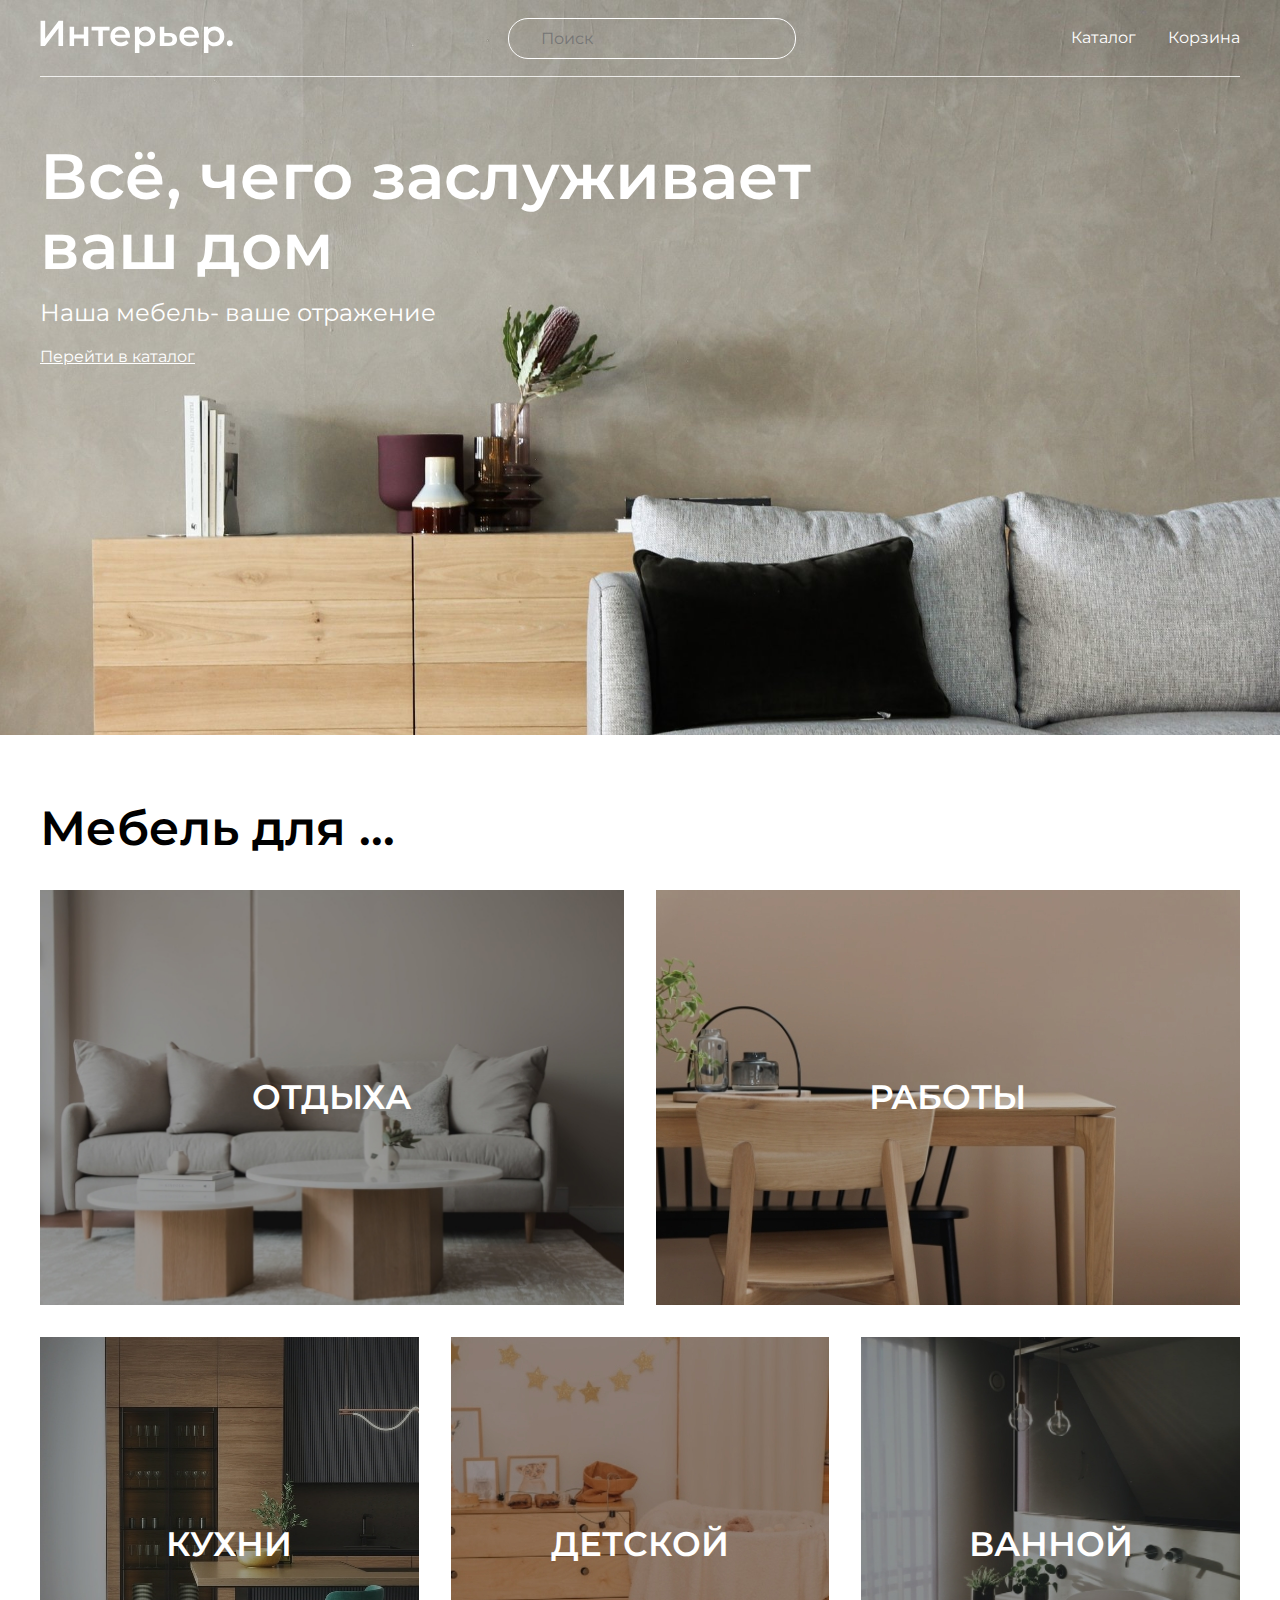
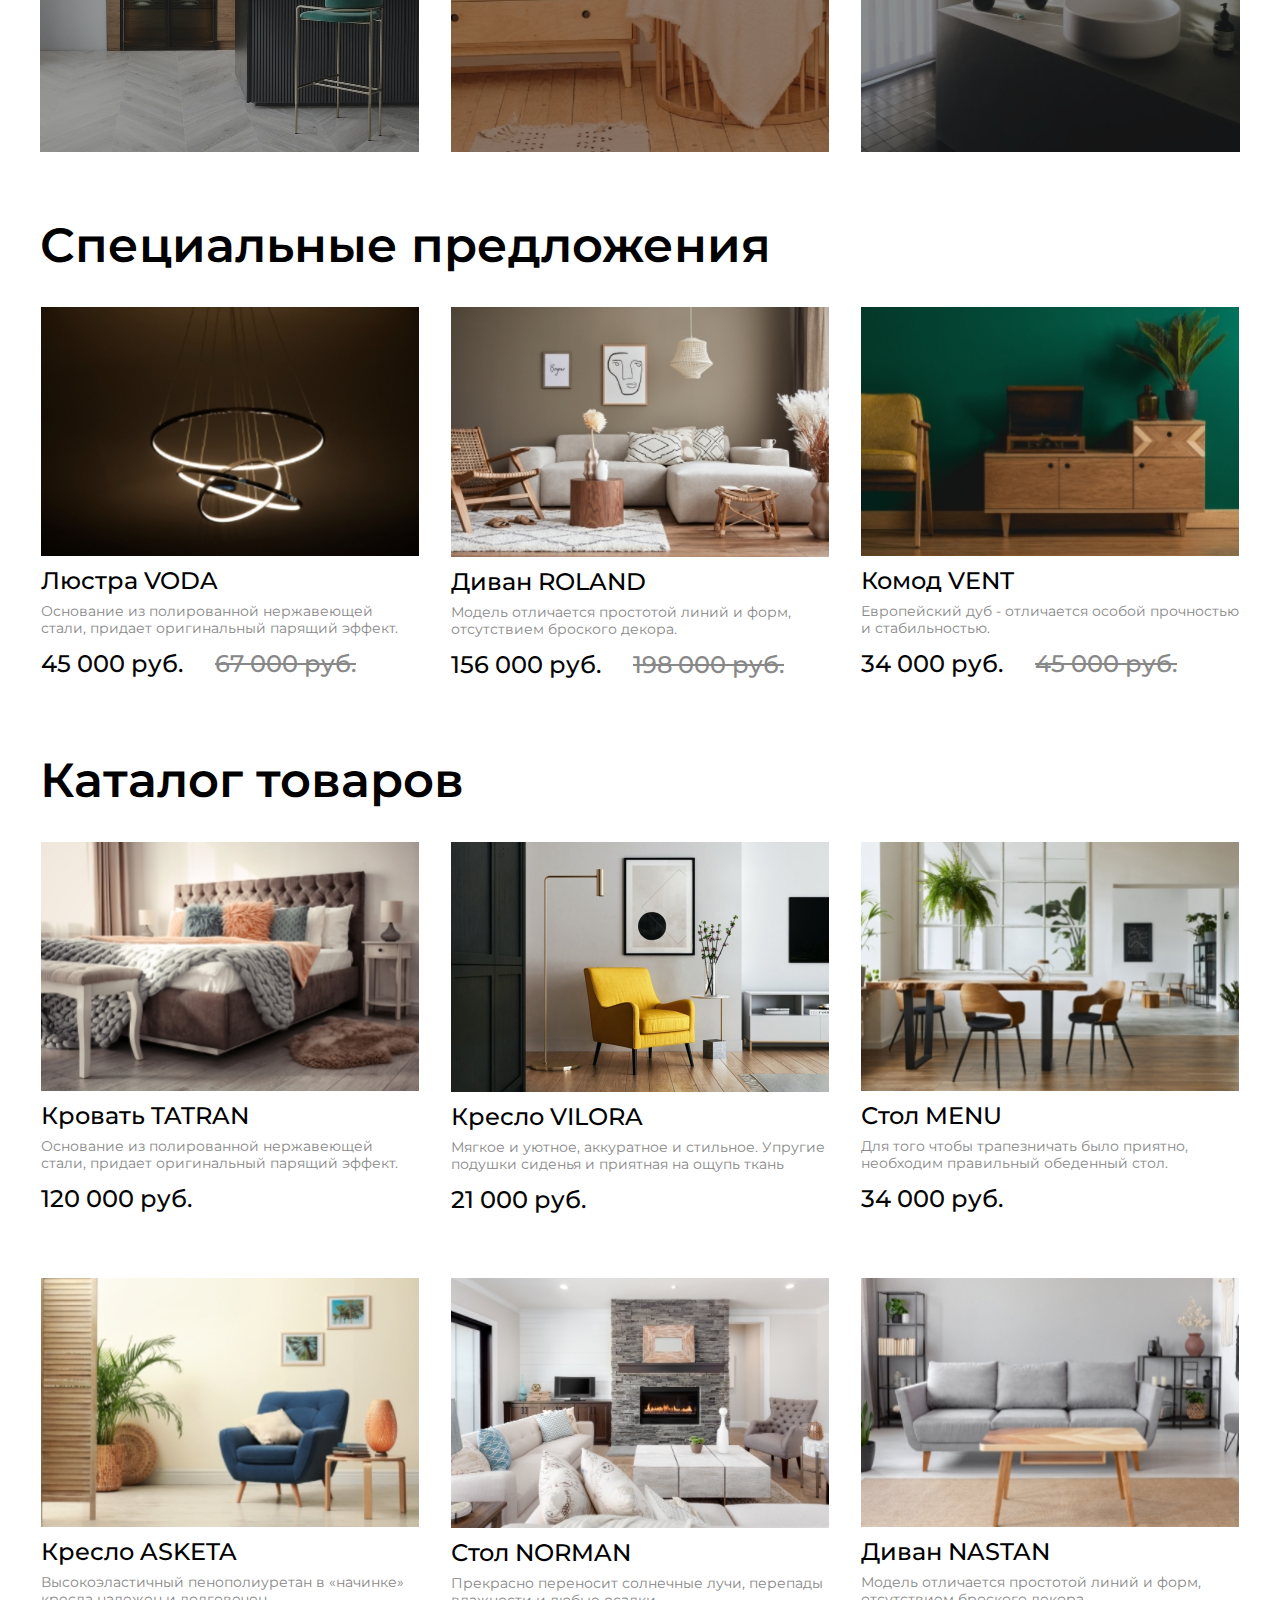
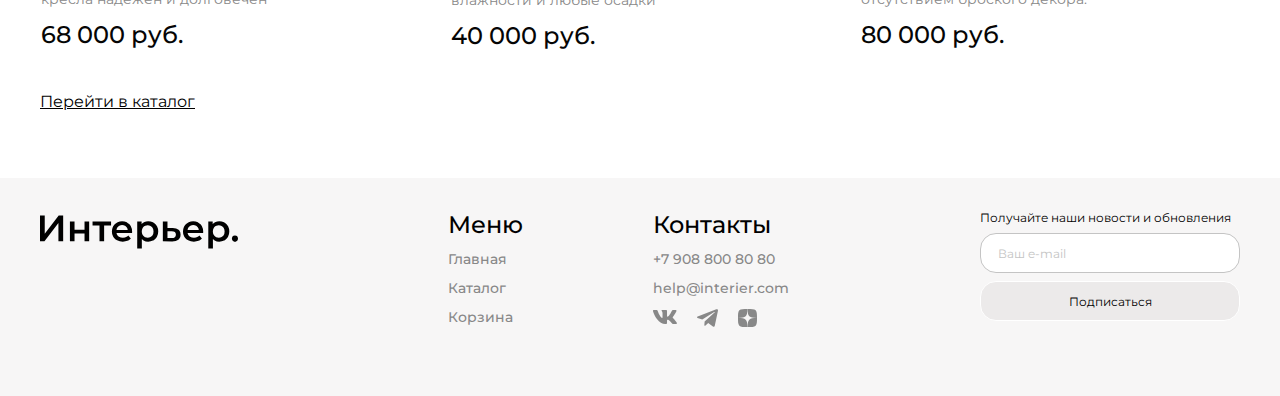
<file: index.html>
<!DOCTYPE html>
<html lang="ru">

<head>
    <meta charset="UTF-8">
   <meta name="viewport" content="width=device-width, initial-scale=1.0">
     <title>Document</title>
    <link rel="preconnect" href="https://fonts.googleapis.com">
    <link rel="preconnect" href="https://fonts.gstatic.com" crossorigin>
    <link href="https://fonts.googleapis.com/css2?family=Montserrat:wght@400;500;600&display=swap" rel="stylesheet">
    <link rel="stylesheet" href="style.css">

</head>

<body>
    <section class="top center">
        <header class="header">
            <a href="./index.html"><img class="header__logo" src="./image/logo.svg" alt="логотип"></a>
            <input placeholder="Поиск" class="header__input" type="text">
            <nav class="header__menu">
                <a class="header__link" href="./catalog.html">Каталог</a>
                <a class="header__link" href="./basket.html">Корзина</a>
            </nav>
            <nav class="header__mobile_menu">
                <a href="#"><img class="header__mobile_link" src="./image/mobile/search.svg" alt="Поиск"></a>
                <a href="./catalog.html"><img class="header__mobile_link" src="./image/mobile/catalog.svg" alt="Каталог"></a>
                <a href="./basket.html"><img class="header__mobile_link" src="./image/mobile/basket.svg" alt="Корзина"></a>
            </nav>
        </header>
        <section class="main">
            <h1 class="main__title">Всё, чего заслуживает ваш дом</h1>
            <p class="main__slogan">Наша мебель- ваше отражение</p>
            <a class="main__catalink" href="./catalog.html">Перейти в каталог</a>
        </section>
    </section>
    <div class="catalog center">
        <div class="for-box">
            <h2 class="catalog__title">Мебель для ...</h2>
            <div class="for">
                <div class="for__item for__item_1 for__item_big">ОТДЫХА</div>
                <div class="for__item for__item_2 for__item_big">РАБОТЫ</div>
                <div class="for__item for__item_3">КУХНИ</div>
                <div class="for__item for__item_4">ДЕТСКОЙ</div>
                <div class="for__item for__item_5">ВАННОЙ</div>
            </div>
        </div>
        <h2 class="catalog__title">Специальные предложения</h2>
        <div class="product-box">
            <article class="catalog__product product">
                <img class="product__img" src="./image/VODA.jpeg" alt="Люстра VODA">
                <h3 class="product__tovar">Люстра VODA</h3>
                <p class="product__opis">Основание из полированной нержавеющей стали, придает оригинальный парящий эффект.</p>
                <div class="product__box-price">
                    <p class="product__price">45 000 руб.</p>
                    <p class="product__price product__price_old">67 000 руб.</p>
                </div>
            </article>
            <article class="catalog__product product">
                <img class="product__img" src="./image/Ronald.jpeg" alt="Диван ROLAND">
                <h3 class="product__tovar">Диван ROLAND</h3>
                <p class="product__opis">Модель отличается простотой линий и форм, отсутствием броского декора.</p>
                <div class="product__box-price">
                    <p class="product__price">156 000 руб.</p>
                    <p class="product__price product__price_old">198 000 руб.</p>
                </div>
            </article>
            <article class="catalog__product product">
                <img class="product__img" src="./image/VENT.jpeg" alt="Комод VENT">
                <h3 class="product__tovar">Комод VENT</h3>
                <p class="product__opis">Европейский дуб - отличается особой прочностью и стабильностью.</p>
                <div class="product__box-price">
                    <p class="product__price">34 000 руб.</p>
                    <p class="product__price product__price_old">45 000 руб.</p>
                </div>
            </article>
        </div>
        <h2 class="catalog__title">Каталог товаров</h2>
        <div class="product-box">
            <article class="catalog__product product">
                <img class="product__img" src="./image/Tatran.jpeg" alt="Кровать TATRAN">
                <h3 class="product__tovar">Кровать TATRAN</h3>
                <p class="product__opis">Основание из полированной нержавеющей стали, придает оригинальный парящий эффект.</p>
                <p class="product__price">120 000 руб.</p>
            </article>
            <article class="catalog__product product">
                <img class="product__img" src="./image/product1.jpg" alt="Кресло VILORA">
                <h3 class="product__tovar">Кресло VILORA</h3>
                <p class="product__opis">Мягкое и уютное, аккуратное и стильное. Упругие подушки сиденья и приятная на ощупь ткань</p>
                <p class="product__price">21 000 руб.</p>
            </article>
            <article class="catalog__product product">
                <img class="product__img" src="./image/stolMENU.jpeg" alt="Стол MENU">
                <h3 class="product__tovar">Стол MENU</h3>
                <p class="product__opis">Для того чтобы трапезничать было приятно, необходим правильный обеденный стол.</p>
                <p class="product__price">34 000 руб.</p>
            </article>
            <article class="catalog__product product">
                <img class="product__img" src="./image/ASKETA.jpeg" alt="Кресло ASKETA">
                <h3 class="product__tovar">Кресло  ASKETA</h3>
                <p class="product__opis">Высокоэластичный пенополиуретан в «начинке» кресла надежен и долговечен</p>
                <p class="product__price">68 000 руб.</p>
            </article>
            <article class="catalog__product product">
                <img class="product__img" src="./image/NORMAN.jpeg" alt="Стол NORMAN">
                <h3 class="product__tovar">Стол NORMAN</h3>
                <p class="product__opis">Прекрасно переносит солнечные лучи, перепады влажности и любые осадки</p>
                <p class="product__price">40 000 руб.</p>
            </article>
            <article class="catalog__product product">
                <img class="product__img" src="./image/NASTAN.jpeg" alt="Диван NASTAN">
                <h3 class="product__tovar">Диван NASTAN</h3>
                <p class="product__opis">Модель отличается простотой линий и форм, отсутствием броского декора. </p>
                <p class="product__price">80 000 руб.</p>
            </article>
        </div>
        <div class="btm">
            <a class="btm__link" href="./catalog.html">Перейти в каталог</a>
        </div>
    </div>
    <footer class="footer center">
        <a href="./index.html"><img class="footer__logo" src="./image/logo-footer.svg" alt="logofooter"></a>
        <div class="footer__content">
            <div class="footer__menu-box">
                <div class="footer__menu">
                    <h4 class="footer__h">Меню</h4>
                    <nav>
                        <a class="footer__link" href="./index.html">Главная</a>
                        <a class="footer__link" href="./catalog.html">Каталог</a>
                        <a class="footer__link" href="./basket.html">Корзина</a>       
                    </nav>
                </div>
                <div class="footer__contact">
                    <h4 class="footer__h">Контакты</h4>
                    <a class="footer__link" href="number">+7 908 800 80 80</a>
                    <a class="footer__link" href="mail">help@interier.com</a>
                    <div class="footer__soclink">
                        <a href="https://vk.com/"><img class="footer__soclink_soc" src="./image/vk.svg" alt="vk"></a>
                        <a href="#"><img class="footer__soclink_soc" src="./image/telegram.svg" alt="telegram"></a>
                        <a href="#"><img class="footer__soclink_soc" src="./image/dzen.svg" alt="dzen"></a>
                    </div>
                </div>
            </div>
            <form class="footer__news" action="#">
                <p class="footer__text">Получайте наши новости и обновления</p>
                <input placeholder="Ваш e-mail" class="footer__input" type="email">
                <button class="footer__button">Подписаться</button>
            </form>
        </div>
    </footer>
</body>

</html>
</file>
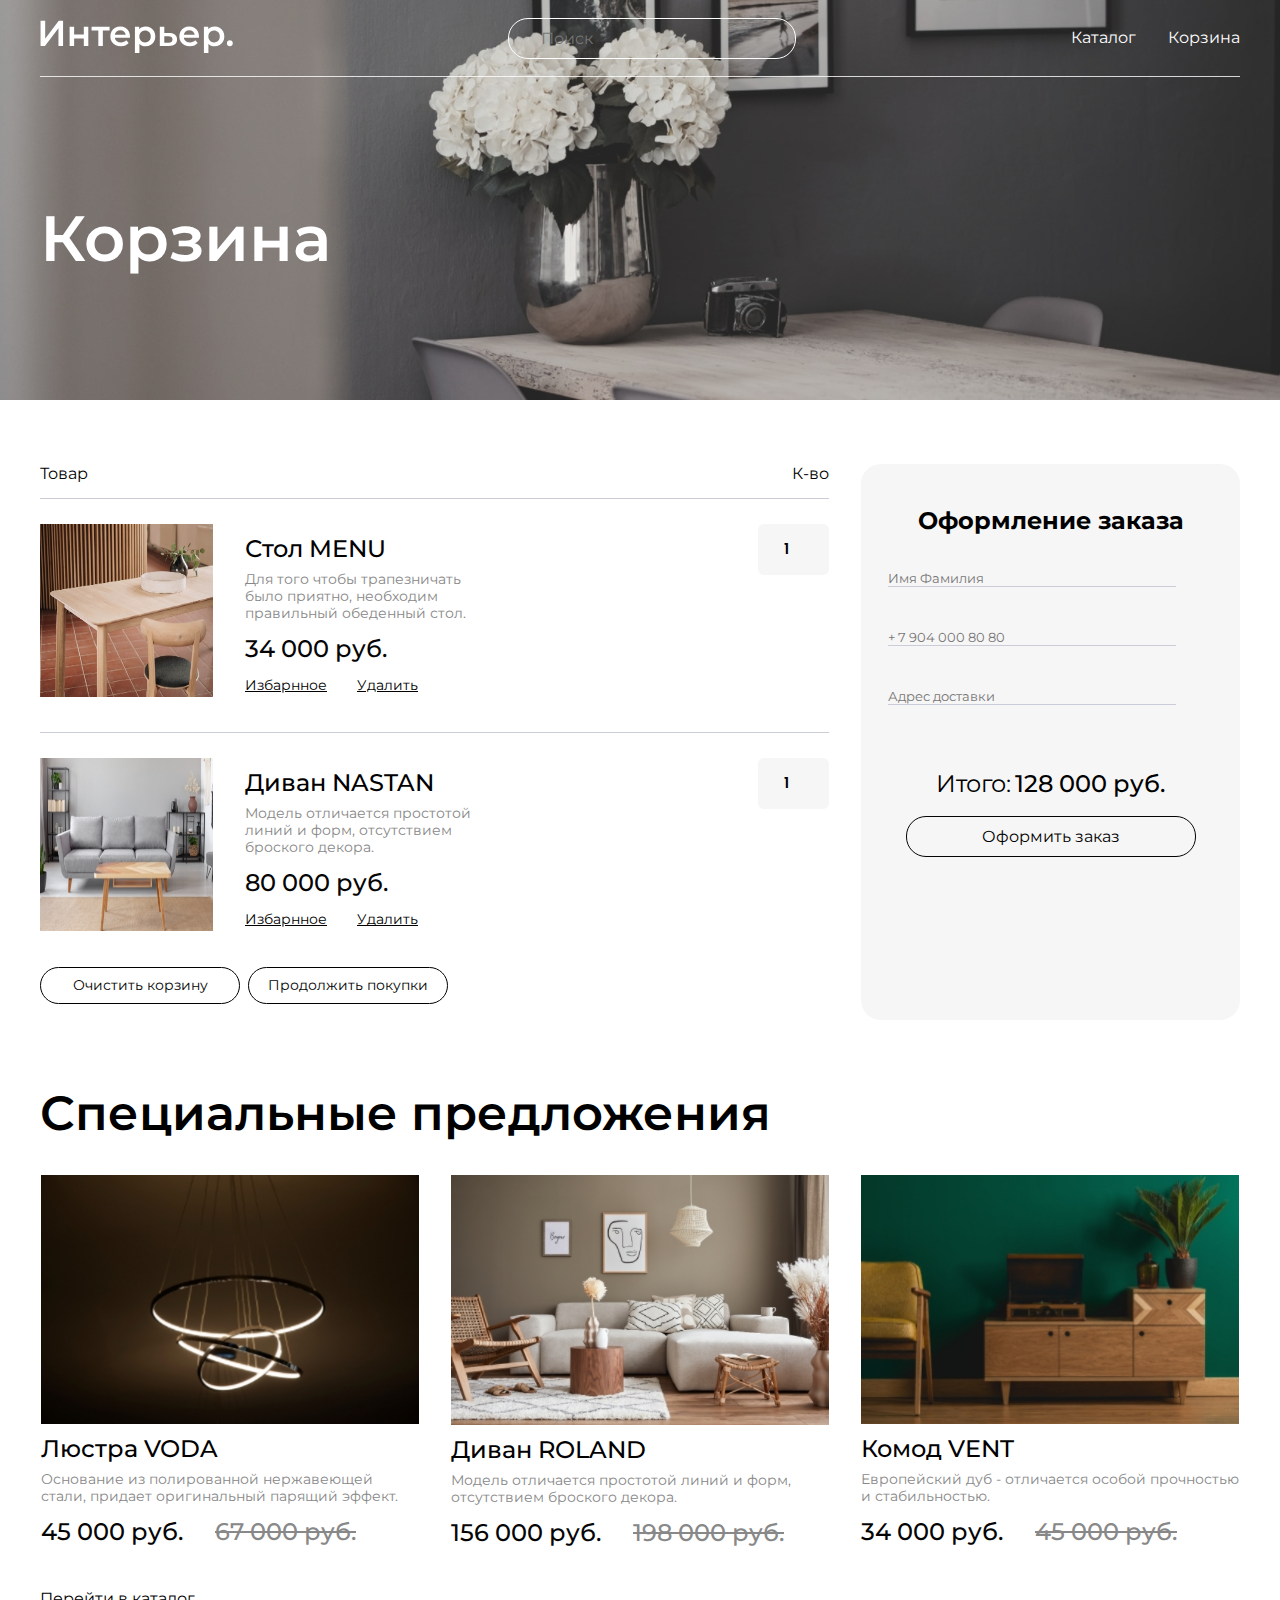
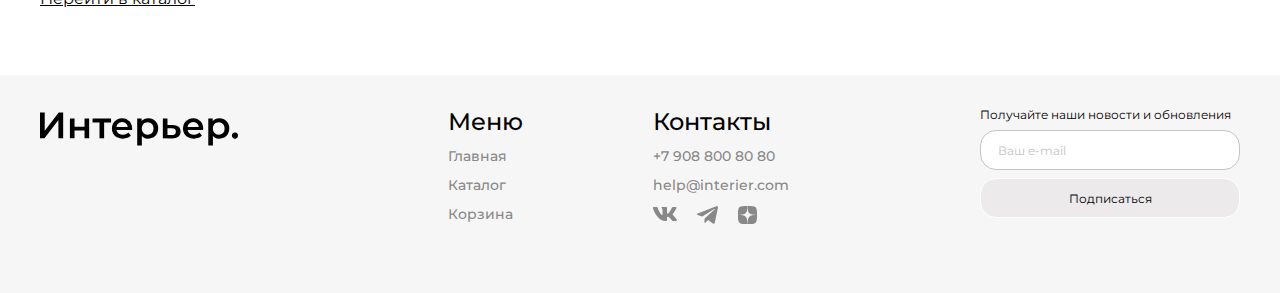
<file: basket.html>
<!DOCTYPE html>
<html lang="ru">

<head>
    <meta charset="UTF-8">
    <meta name="viewport" content="width=device-width, initial-scale=1.0">
    <title>Document</title>
    <link rel="preconnect" href="https://fonts.googleapis.com">
    <link rel="preconnect" href="https://fonts.gstatic.com" crossorigin>
    <link href="https://fonts.googleapis.com/css2?family=Montserrat:wght@400;500;600&display=swap" rel="stylesheet">
    <link href="https://fonts.googleapis.com/css2?family=Poppins:wght@600&display=swap" rel="stylesheet">
    <link rel="stylesheet" href="style.css">
  

</head>

<body>
    <section class="top-basket center">
        <header class="header">
            <a href="./index.html"><img class="header__logo" src="./image/logo.svg" alt="логотип"></a>
            <input placeholder="Поиск" class="header__input" type="text">
            <nav class="header__menu">
                <a class="header__link" href="./catalog.html">Каталог</a>
                <a class="header__link" href="./basket.html">Корзина</a>
            </nav>
            <nav class="header__mobile_menu">
                <a href="#"><img class="header__mobile_link" src="./image/mobile/search.svg" alt="Поиск"></a>
                <a href="./catalog.html"><img class="header__mobile_link" src="./image/mobile/catalog.svg" alt="Каталог"></a>
                <a href="./basket.html"><img class="header__mobile_link" src="./image/mobile/basket.svg" alt="Корзина"></a>
            </nav>
        </header>
        <h1 class="top-basket__title">Корзина</h1>
    </section>
    <div class="basket center">
        <div class="basket-box">
            <section class="basket__content">
                <div class="basket__name-box">
                    <p>Товар</p>
                    <p>К-во</p>
                </div>
                <div class="basket__item">
                    <div class="basket__left">
                        <img class="basket__left_img" src="./image/catalog/stol-MENU.jpeg" alt="Стол MENU">
                        <div class="basket__info">
                            <h3 class="product__tovar">Стол MENU</h3>
                            <p class="product__opis">Для того чтобы трапезничать было приятно, необходим правильный обеденный стол.</p>
                            <p class="product__price">34 000 руб.</p>
                            <div class="basket__link-box">
                                <a class="basket__link-box_link" href="#">Избарнное</a>
                                <a class="basket__link-box_link" href="#">Удалить</a>
                            </div>
                        </div>
                    </div>
                    <input class="basket__input" type="number" value="1" min="1">
                </div>
                <div class="basket__item">
                    <div class="basket__left">
                        <img class="basket__left_img" src="./image/NASTAN.jpeg" alt="Диван NASTAN">
                        <div class="basket__info">
                            <h3 class="product__tovar">Диван NASTAN</h3>
                            <p class="product__opis">Модель отличается простотой линий и форм, отсутствием броского декора.</p>
                            <p class="product__price">80 000 руб.</p>
                            <div class="basket__link-box">
                                <a class="basket__link-box_link" href="#">Избарнное</a>
                                <a class="basket__link-box_link" href="#">Удалить</a>
                            </div>
                        </div>
                    </div>
                    <input class="basket__input" type="number" value="1" min="1">
                </div>
                <div class="basket__btm-box">
                    <button class="basket__btm-box_btm">Очистить корзину</button>
                    <button class="basket__btm-box_btm">Продолжить покупки</button>
                </div>
            </section>
            <section class="basket__form">
                <h1 class="basket__form_h1">Оформление заказа</h1>
                <form class="basket__input-box">
                    <input placeholder="Имя Фамилия" type="text">
                    <input placeholder="+ 7 904 000 80 80" type="tel">
                    <input placeholder="Адрес доставки" type="text">
                </form>    
                <div class="basket__form_total-price">
                    <span class="basket__form_total">Итого:</span>
                    <span class="basket__form_price">128 000 руб.</span>
                </div>
                <div class="basket__form_btm-box">
                <button class="basket__form_btm">Оформить заказ</button>
            </div>
            </section>
        </div> 
        <h2 class="catalog__title">Специальные предложения</h2>
       
        <div class="product-box">
                <article class="catalog__product product">
                    <img class="product__img" src="./image/VODA.jpeg" alt="Люстра VODA">
                    <h3 class="product__tovar">Люстра VODA</h3>
                    <p class="product__opis">Основание из полированной нержавеющей стали, придает оригинальный парящий эффект.</p>
                    <div class="product__box-price">
                        <p class="product__price">45 000 руб.</p>
                        <p class="product__price product__price_old">67 000 руб.</p>
                    </div>
                </article>
                <article class="catalog__product product">
                    <img src="./image/Ronald.jpeg" alt="Диван ROLAND">
                    <h3 class="product__tovar">Диван ROLAND</h3>
                    <p class="product__opis">Модель отличается простотой линий и форм, отсутствием броского декора.</p>
                    <div class="product__box-price">
                        <p class="product__price">156 000 руб.</p>
                        <p class="product__price product__price_old">198 000 руб.</p>
                    </div>
                </article>
                <article class="catalog__product product">
                    <img src="./image/VENT.jpeg" alt="Комод VENT">
                    <h3 class="product__tovar">Комод VENT</h3>
                    <p class="product__opis">Европейский дуб - отличается особой прочностью и стабильностью.</p>
                    <div class="product__box-price">
                        <p class="product__price">34 000 руб.</p>
                        <p class="product__price product__price_old">45 000 руб.</p>
                    </div>
                </article>
        </div>
        <div class="btm">
                <a class="btm__link" href="./catalog.html">Перейти в каталог</a>
        </div>
        <div class="btm btm-mobile">
            <a class="btm__link" href="#">Показать ещё</a>
        </div>    
    </div>

    <footer class="footer center">
        <a href="./index.html"><img class="footer__logo" src="./image/logo-footer.svg" alt="logofooter"></a>
        <div class="footer__content">
            <div class="footer__menu-box">
                <div class="footer__menu">
                    <h4 class="footer__h">Меню</h4>
                    <nav>
                        <a class="footer__link" href="./index.html">Главная</a>
                        <a class="footer__link" href="./catalog.html">Каталог</a>
                        <a class="footer__link" href="./basket.html">Корзина</a>
                    </nav>
                </div>
                <div class="footer__contact">
                    <h4 class="footer__h">Контакты</h4>
                    <a class="footer__link" href="number">+7 908 800 80 80</a>
                    <a class="footer__link" href="mail">help@interier.com</a>
                    <div class="footer__soclink">
                        <a href="https://vk.com/"><img class="footer__soclink_soc" src="./image/vk.svg" alt="vk"></a>
                        <a href="#"><img class="footer__soclink_soc" src="./image/telegram.svg" alt="telegram"></a>
                        <a href="#"><img class="footer__soclink_soc" src="./image/dzen.svg" alt="dzen"></a>
                    </div>
                </div>
            </div>
            <form class="footer__news" action="#">
                <p class="footer__text">Получайте наши новости и обновления</p>
                <input placeholder="Ваш e-mail" class="footer__input" type="email">
                <button class="footer__button">Подписаться</button>
            </form>
        </div>
    </footer>
</body>

</html>
</file>
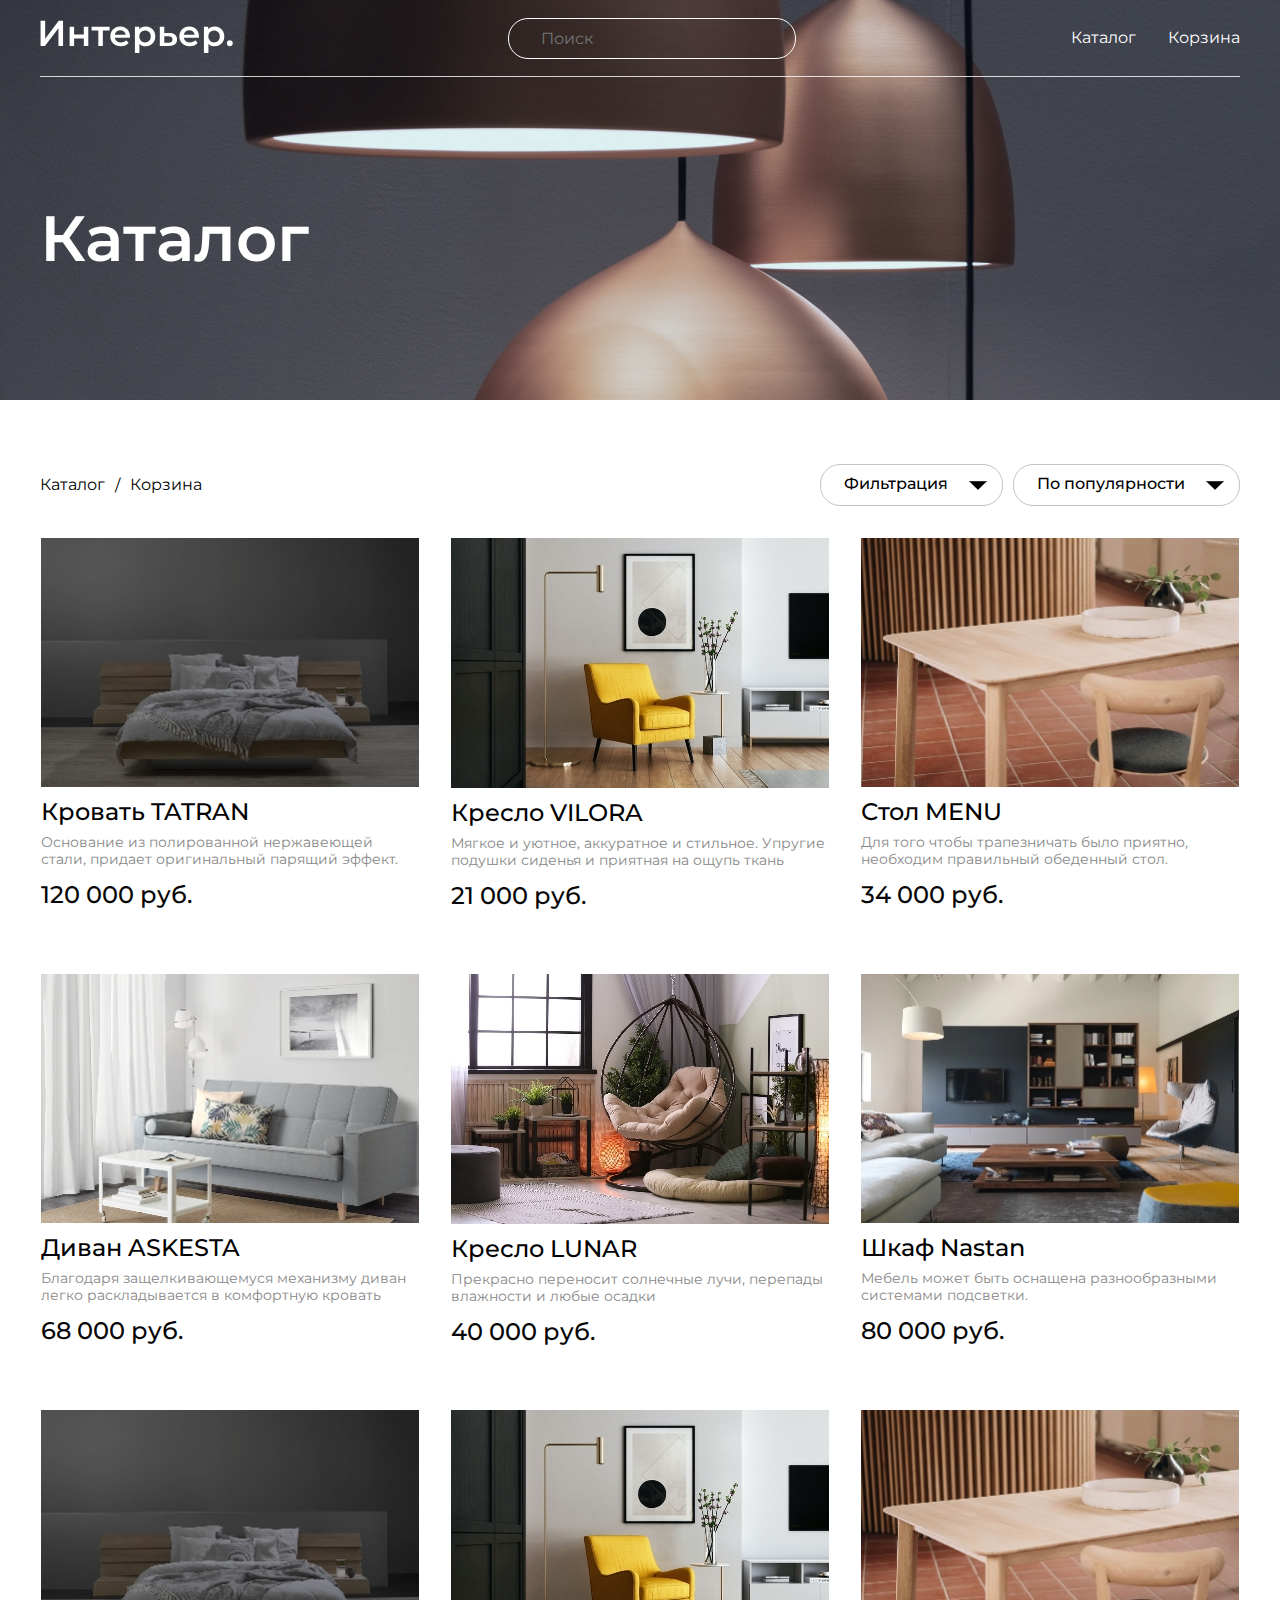
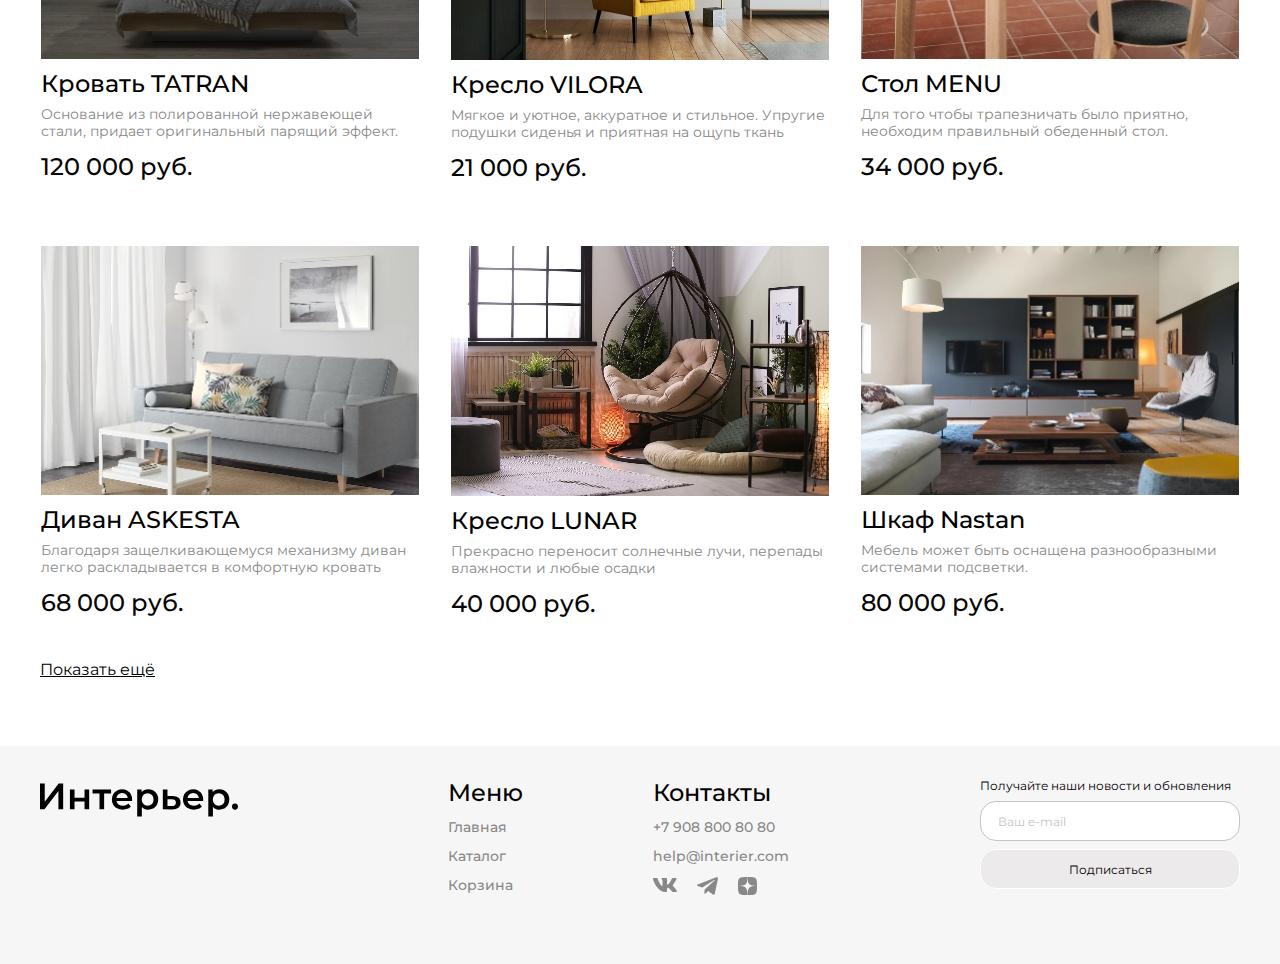
<file: catalog.html>
<!DOCTYPE html>
<html lang="ru">

<head>
    <meta charset="UTF-8">
    <meta name="viewport" content="width=device-width, initial-scale=1.0">
    <title>Document</title>
    <link rel="preconnect" href="https://fonts.googleapis.com">
    <link rel="preconnect" href="https://fonts.gstatic.com" crossorigin>
    <link href="https://fonts.googleapis.com/css2?family=Montserrat:wght@400;500;600&display=swap" rel="stylesheet">
    <link rel="stylesheet" href="stylecatal.css">
    <link rel="stylesheet" href="style.css">


</head>

<body>
    <section class="top-catalog center">
        <header class="header">
            <a href="./index.html"><img class="header__logo" src="./image/logo.svg" alt="логотип"></a>
            <input placeholder="Поиск" class="header__input" type="text">
            <nav class="header__menu">
                <a class="header__link" href="./catalog.html">Каталог</a>
                <a class="header__link" href="./basket.html">Корзина</a>
            </nav>
            <nav class="header__mobile_menu">
                <a href="#"><img class="header__mobile_link" src="./image/mobile/search.svg" alt="Поиск"></a>
                <a href="./catalog.html"><img class="header__mobile_link" src="./image/mobile/catalog.svg" alt="Каталог"></a>
                <a href="./basket.html"><img class="header__mobile_link" src="./image/mobile/basket.svg" alt="Корзина"></a>
            </nav>
        </header>
        <h1 class="top-catalog__title">Каталог</h1>
    </section>
    <div class="catalog center">
        <div class="catalog__top-panel">
            <nav class="catalog__nav" style="display: flex;">
                <a class="catalog__nav_link" href="./catalog.html">Каталог</a>
                <p>/</p>
                <a class="catalog__nav_link" href="basket">Корзина</a>
            </nav>
            <div class="catalog__display">
                <div class="catalog__filtr_btm">
                <button type="button" class="catalog__display_order" onclick="window.myDialog.show()">
                    Фильтрация
                </button>
            
                <dialog id="myDialog" class="filtr">
                    <form action="#">
                        <div class="filtr-box">
                            <div class="fitr__left">
                                <div class="filtr__srok">
                                    <h3 class="filtr__title">Сроки доставки</h3>
                                    <div class="filtr__srok_input">
                                        <p><input type="radio" name="srok" id="hz"><label for="hz">Неважно</label></p>
                                        <p><input type="radio" name="srok" id="now"><label for="now">Сегодня</label></p>
                                        <p><input type="radio" name="srok" id="tomorow"><label
                                                for="tomorow">Завтра</label></p>
                                        <p><input type="radio" name="srok" id="3day"><label for="3day">До 3 дней</label>
                                        </p>
                                        <p><input type="radio" name="srok" id="7day"><label for="7day">До 7 дней</label>
                                        </p>
                                    </div>
                                </div>
                                <div class="filtr__price">
                                    <h3 class="filtr__title">Цена</h3>
                                    <div class="filtr__txt">
                                        <p>от 0 руб.</p>
                                        <p>до 100000 руб.</p>
                                    </div>
                                    <div class="range__container">
                                        <input type="range" min="0" max="100000" name="range" value="0" step="1"
                                            class="range range_min">
                                        <input type="range" min="0" max="100000" name="rangeMax" value="100000" step="1"
                                            class="range range_max">
                                    </div>
                                </div>
                                <div class="filtr__color">
                                    <h3 class="filtr__title">Цвет</h3>
                                    <div class="color-box">
                                        <div class="checkbox-color">
                                            <input type="checkbox" id="color-white">
                                            <label class="color-white" for="color-white"></label>
                                        </div>
                                        <div class="checkbox-color">
                                            <input type="checkbox" id="color-black">
                                            <label class="color-black" for="color-black"></label>
                                        </div>
                                        <div class="checkbox-color">
                                            <input type="checkbox" id="color-gray">
                                            <label class="color-gray" for="color-gray"></label>
                                        </div>
                                        <div class="checkbox-color">
                                            <input type="checkbox" id="color-red">
                                            <label class="color-red" for="color-red"></label>
                                        </div>
                                        <div class="checkbox-color">
                                            <input type="checkbox" id="color-orange">
                                            <label class="color-orange" for="color-orange"></label>
                                        </div>
                                        <div class="checkbox-color">
                                            <input type="checkbox" id="color-yellow">
                                            <label class="color-yellow" for="color-yellow"></label>
                                        </div>
                                        <div class="checkbox-color">
                                            <input type="checkbox" id="color-green">
                                            <label class="color-green" for="color-green"></label>
                                        </div>
                                        <div class="checkbox-color">
                                            <input type="checkbox" id="color-teal">
                                            <label class="color-teal" for="color-teal"></label>
                                        </div>
                                        <div class="checkbox-color">
                                            <input type="checkbox" id="color-light-blue">
                                            <label class="color-light-blue" for="color-light-blue"></label>
                                        </div>
                                        <div class="checkbox-color">
                                            <input type="checkbox" id="color-blue">
                                            <label class="color-blue" for="color-blue"></label>
                                        </div>
                                        <div class="checkbox-color">
                                            <input type="checkbox" id="color-purple">
                                            <label class="color-purple" for="color-purple"></label>
                                        </div>
                                        <div class="checkbox-color">
                                            <input type="checkbox" id="color-violet">
                                            <label class="color-violet" for="color-violet"></label>
                                        </div>
                                        <div class="checkbox-color">
                                            <input type="checkbox" id="color-lavender">
                                            <label class="color-lavender" for="color-lavender"></label>
                                        </div>
                                        <div class="checkbox-color">
                                            <input type="checkbox" id="color-pink">
                                            <label class="color-pink" for="color-pink"></label>
                                        </div>
                                    </div>
                                </div>
                            </div>
                            <div class="filtr__right">
                                <div class="filtr__place">
                                    <h3 class="filtr__title">Тип Комнаты</h3>
                                    <div class="filtr__place_input">
                                        <p><input type="checkbox" name="room" id="kithen"><label class="room" for="kithen">Кухня и столовая</label></p>
                                        <p><input type="checkbox" name="room" id="bath"><label for="bath">Ванная комната</label></p>
                                        <p><input type="checkbox" name="room" id="child"><label for="child">Детская комната</label></p>
                                        <p><input type="checkbox" name="room" id="office"><label for="office">Домашний офис</label></p>
                                        <p><input type="checkbox" name="room" id="living"><label for="living">Гостиная</label></p>
                                        <p><input type="checkbox" name="room" id="hallway"><label for="hallway">Прихожая</label></p>
                                        <p><input type="checkbox" name="room" id="bedroom"><label for="bedroom">Спальня</label></p>
                                        <p><input type="checkbox" name="room" id="wardrobe"><label for="wardrobe">Гардероб</label></p>
                                        <p><input type="checkbox" name="room" id="dacha"><label for="dacha">Дача</label></p>
                                        <p><input type="checkbox" name="room" id="light"><label for="light">Свет</label></p>
                                    </div>
                                </div>

                            </div>

                        </div>
                        <div class="filtr__btm-box">
                            <button class="filtr__btm">Применить</button>
                        </div>
                    </form>
                </dialog>
            </div>
                <select class="catalog__display_order" name="sort" id="sort-select">
                    <option value="popul">По популярности</option>
                    <option value="new">Сперва новые</option>
                </select>
            </div>
        </div>
        <div class="product-box">
            <article class="catalog__product product">
                <img src="./image/catalog/bad-TATRAN.jpeg" alt="Кровать TATRAN">
                <h3 class="product__tovar">Кровать TATRAN</h3>
                <p class="product__opis">Основание из полированной нержавеющей стали, придает оригинальный парящий
                    эффект.</p>
                <p class="product__price">120 000 руб.</p>
                <div class="product__icon">
                    <div class="product__icon_bag">
                        <img class="product__icon_size" src="./image/catalog/product-bag.svg" alt="bag">
                    </div>
                    <div class="product__icon_heart">
                        <img class="product__icon_size" src="./image/catalog/product-heart.svg" alt="heart">
                    </div>
                </div>
            </article>
            <article class="catalog__product product">
                <img src="./image/catalog/Kreslo-VILORA.jpeg" alt="Кресло VILORA">
                <h3 class="product__tovar">Кресло VILORA</h3>
                <p class="product__opis">Мягкое и уютное, аккуратное и стильное. Упругие подушки сиденья и приятная на
                    ощупь ткань</p>
                <p class="product__price">21 000 руб.</p>
                <div class="product__icon">
                    <div class="product__icon_bag">
                        <img class="product__icon_size" src="./image/catalog/product-bag.svg" alt="bag">
                    </div>
                    <div class="product__icon_heart">
                        <img class="product__icon_size" src="./image/catalog/product-heart.svg" alt="heart">
                    </div>
                </div>
            </article>
            <article class="catalog__product product">
                <img src="./image/catalog/stol-MENU.jpeg" alt="Стол MENU">
                <h3 class="product__tovar">Стол MENU</h3>
                <p class="product__opis">Для того чтобы трапезничать было приятно, необходим правильный обеденный стол.
                </p>
                <p class="product__price">34 000 руб.</p>
                <div class="product__icon">
                    <div class="product__icon_bag">
                        <img class="product__icon_size" src="./image/catalog/product-bag.svg" alt="bag">
                    </div>
                    <div class="product__icon_heart">
                        <img class="product__icon_size" src="./image/catalog/product-heart.svg" alt="heart">
                    </div>
                </div>
            </article>
            <article class="catalog__product product">
                <img src="./image/catalog/divan-ASKESTA.jpeg" alt="Диван ASKESTA">
                <h3 class="product__tovar">Диван ASKESTA</h3>
                <p class="product__opis">Благодаря защелкивающемуся механизму диван легко раскладывается в комфортную
                    кровать</p>
                <p class="product__price">68 000 руб.</p>
                <div class="product__icon">
                    <div class="product__icon_bag">
                        <img class="product__icon_size" src="./image/catalog/product-bag.svg" alt="bag">
                    </div>
                    <div class="product__icon_heart">
                        <img class="product__icon_size" src="./image/catalog/product-heart.svg" alt="heart">
                    </div>
                </div>
            </article>

            <article class="catalog__product product">
                <img src="./image/catalog/Kreslo-LUNAR.jpeg" alt="Кресло LUNAR">
                <h3 class="product__tovar">Кресло LUNAR</h3>
                <p class="product__opis">Прекрасно переносит солнечные лучи, перепады влажности и любые осадки</p>
                <p class="product__price">40 000 руб.</p>
                <div class="product__icon">
                    <div class="product__icon_bag">
                        <img class="product__icon_size" src="./image/catalog/product-bag.svg" alt="bag">
                    </div>
                    <div class="product__icon_heart">
                        <img class="product__icon_size" src="./image/catalog/product-heart.svg" alt="heart">
                    </div>
                </div>
            </article>
            <article class="catalog__product product">
                <img src="./image/catalog/shkaf-Nastan.jpeg" alt="Шкаф Nastan">
                <h3 class="product__tovar">Шкаф Nastan</h3>
                <p class="product__opis">Мебель может быть оснащена разнообразными системами подсветки.</p>
                <p class="product__price">80 000 руб.</p>
                <div class="product__icon">
                    <div class="product__icon_bag">
                        <img class="product__icon_size" src="./image/catalog/product-bag.svg" alt="bag">
                    </div>
                    <div class="product__icon_heart">
                        <img class="product__icon_size" src="./image/catalog/product-heart.svg" alt="heart">
                    </div>
                </div>
            </article>
            <article class="catalog__product product">
                <img src="./image/catalog/bad-TATRAN.jpeg" alt="Кровать TATRAN">
                <h3 class="product__tovar">Кровать TATRAN</h3>
                <p class="product__opis">Основание из полированной нержавеющей стали, придает оригинальный парящий
                    эффект.</p>
                <p class="product__price">120 000 руб.</p>
                <div class="product__icon">
                    <div class="product__icon_bag">
                        <img class="product__icon_size" src="./image/catalog/product-bag.svg" alt="bag">
                    </div>
                    <div class="product__icon_heart">
                        <img class="product__icon_size" src="./image/catalog/product-heart.svg" alt="heart">
                    </div>
                </div>
            </article>
            <article class="catalog__product product">
                <img src="./image/catalog/Kreslo-VILORA.jpeg" alt="Кресло VILORA">
                <h3 class="product__tovar">Кресло VILORA</h3>
                <p class="product__opis">Мягкое и уютное, аккуратное и стильное. Упругие подушки сиденья и приятная на
                    ощупь ткань</p>
                <p class="product__price">21 000 руб.</p>
                <div class="product__icon">
                    <div class="product__icon_bag">
                        <img class="product__icon_size" src="./image/catalog/product-bag.svg" alt="bag">
                    </div>
                    <div class="product__icon_heart">
                        <img class="product__icon_size" src="./image/catalog/product-heart.svg" alt="heart">
                    </div>
                </div>
            </article>
            <article class="catalog__product product">
                <img src="./image/catalog/stol-MENU.jpeg" alt="Стол MENU">
                <h3 class="product__tovar">Стол MENU</h3>
                <p class="product__opis">Для того чтобы трапезничать было приятно, необходим правильный обеденный стол.
                </p>
                <p class="product__price">34 000 руб.</p>
                <div class="product__icon">
                    <div class="product__icon_bag">
                        <img class="product__icon_size" src="./image/catalog/product-bag.svg" alt="bag">
                    </div>
                    <div class="product__icon_heart">
                        <img class="product__icon_size" src="./image/catalog/product-heart.svg" alt="heart">
                    </div>
                </div>
            </article>
            <article class="catalog__product product">
                <img src="./image/catalog/divan-ASKESTA.jpeg" alt="Диван ASKESTA">
                <h3 class="product__tovar">Диван ASKESTA</h3>
                <p class="product__opis">Благодаря защелкивающемуся механизму диван легко раскладывается в комфортную
                    кровать</p>
                <p class="product__price">68 000 руб.</p>
                <div class="product__icon">
                    <div class="product__icon_bag">
                        <img class="product__icon_size" src="./image/catalog/product-bag.svg" alt="bag">
                    </div>
                    <div class="product__icon_heart">
                        <img class="product__icon_size" src="./image/catalog/product-heart.svg" alt="heart">
                    </div>
                </div>
            </article>

            <article class="catalog__product product">
                <img src="./image/catalog/Kreslo-LUNAR.jpeg" alt="Кресло LUNAR">
                <h3 class="product__tovar">Кресло LUNAR</h3>
                <p class="product__opis">Прекрасно переносит солнечные лучи, перепады влажности и любые осадки</p>
                <p class="product__price">40 000 руб.</p>
                <div class="product__icon">
                    <div class="product__icon_bag">
                        <img class="product__icon_size" src="./image/catalog/product-bag.svg" alt="bag">
                    </div>
                    <div class="product__icon_heart">
                        <img class="product__icon_size" src="./image/catalog/product-heart.svg" alt="heart">
                    </div>
                </div>
            </article>
            <article class="catalog__product product">
                <img src="./image/catalog/shkaf-Nastan.jpeg" alt="Шкаф Nastan">
                <h3 class="product__tovar">Шкаф Nastan</h3>
                <p class="product__opis">Мебель может быть оснащена разнообразными системами подсветки.</p>
                <p class="product__price">80 000 руб.</p>
                <div class="product__icon">
                    <div class="product__icon_bag">
                        <img class="product__icon_size" src="./image/catalog/product-bag.svg" alt="bag">
                    </div>
                    <div class="product__icon_heart">
                        <img class="product__icon_size" src="./image/catalog/product-heart.svg" alt="heart">
                    </div>
                </div>
            </article>
        </div>
        <nav>
            <a class="catalog__nav_link-down" href="./catalog.html">Показать ещё</a>
        </nav>






    </div>

    <footer class="footer center">
        <a href="./index.html"><img class="footer__logo" src="./image/logo-footer.svg" alt="logofooter"></a>
        <div class="footer__content">
            <div class="footer__menu-box">
                <div class="footer__menu">
                    <h4 class="footer__h">Меню</h4>
                    <nav>
                        <a class="footer__link" href="./index.html">Главная</a>
                        <a class="footer__link" href="./catalog.html">Каталог</a>
                        <a class="footer__link" href="./basket.html">Корзина</a>        
                    </nav>
                </div>
                <div class="footer__contact">
                    <h4 class="footer__h">Контакты</h4>
                    <a class="footer__link" href="number">+7 908 800 80 80</a>
                    <a class="footer__link" href="mail">help@interier.com</a>
                    <div class="footer__soclink">
                        <a href="https://vk.com/"><img class="footer__soclink_soc" src="./image/vk.svg" alt="vk"></a>
                        <a href="#"><img class="footer__soclink_soc" src="./image/telegram.svg" alt="telegram"></a>
                        <a href="#"><img class="footer__soclink_soc" src="./image/dzen.svg" alt="dzen"></a>
                    </div>
                </div>
            </div>
            <form class="footer__news" action="#">
                <p class="footer__text">Получайте наши новости и обновления</p>
                <input placeholder="Ваш e-mail" class="footer__input" type="email">
                <button class="footer__button">Подписаться</button>
            </form>
        </div>
    </footer>
</body>

</html>
</file>
<file: style.css>
* {
  margin: 0;
  padding: 0;
}

a {
  text-decoration: none;
}

body {
  font-family: Montserrat;
}

.top {
  height: 735px;
  background-image: url(./image/bcg-header.jpeg);
  background-repeat: no-repeat;
  background-position: center;
  background-size: cover;
}

.center {
  padding-left: calc(50% - 600px);
  padding-right: calc(50% - 600px);
}

.header {
  height: 76px;
  display: flex;
  flex-wrap: wrap;
  justify-content: space-between;
  align-content: center;
  align-items: center;
  border-bottom: 0.5px solid rgba(255, 255, 255, 0.8);
}
.header__mobile_menu {
  display: none;
}

.header__input {
  font-family: Montserrat;
  width: 288px;
  height: 41px;
  border: 1px solid rgb(255, 255, 255);
  border-radius: 20px;
  background: rgb(255, 255, 255);
  background-color: transparent;
  outline: none;
  font-style: normal;
  font-weight: 400;
  font-size: 16px;
  line-height: 20px;
  color: rgb(255, 255, 255);
  padding-left: 32px;
  padding-right: 32px;
  box-sizing: border-box;
}

.header_input::-moz-placeholder {
  color: rgb(255, 255, 255);
}

.header_input::placeholder {
  color: rgb(255, 255, 255);
}

.header__menu {
  display: flex;
  gap: 32px;
}

.header__link {
  color: rgb(255, 255, 255);
  font-size: 16px;
  font-weight: 400;
  line-height: 20px;
  letter-spacing: 0%;
  text-align: left;
}

.header__link:hover {
  text-decoration-line: underline;
}

.main__title {
  font-weight: 600;
  font-size: 64px;
  line-height: 70px;
  max-width: 792px;
  margin-top: 64px;
  margin-bottom: 16px;
  color: rgb(255, 255, 255);
  letter-spacing: 0%;
  text-align: left;
}

.main__slogan {
  font-size: 24px;
  line-height: 32px;
  margin-bottom: 16px;
  color: rgb(255, 255, 255);
}

.main__catalink {
  font-size: 16px;
  line-height: 24px;
  color: rgb(255, 255, 255);
  font-weight: 400;
  letter-spacing: 0%;
  text-align: left;
  text-decoration-line: underline;
}

.main__catalink:hover {
  text-decoration-line: none;
}

.for {
  display: grid;
  gap: 32px;
  grid-template-columns: repeat(12, 1fr);
}

.for__item {
  height: 415px;
  background-repeat: no-repeat;
  background-position: center;
  background-size: cover;
  grid-column: span 4;
  color: rgb(255, 255, 255);
  font-size: 34px;
  font-weight: 600;
  line-height: 41px;
  display: flex;
  justify-content: center;
  align-items: center;
}

.for__item_big {
  grid-column: span 6;
}

.for__item_1 {
  background-image: url(./image/for1.jpeg);
}

.for__item_2 {
  background-image: url(./image/for2.jpeg);
}

.for__item_3 {
  background-image: url(./image/for3.jpeg);
}

.for__item_4 {
  background-image: url(./image/for4.jpeg);
}

.for__item_5 {
  background-image: url(./image/for5.jpeg);
}

.product-box {
  display: flex;
  gap: 56px 32px;
  flex-wrap: wrap;
  justify-content: center;
}

.catalog__title {
  font-weight: 600;
  font-size: 48px;
  line-height: 59px;
  color: #000000;
  margin-bottom: 32px;
  margin-top: 64px;
}

.product {
  width: 378px;
  display: flex;
  flex-direction: column;
}

.product__img {
  width: 100%;
}

.product__tovar {
  font-weight: 500;
  font-size: 24px;
  line-height: 29px;
  color: #000000;
  margin-top: 10px;
  margin-bottom: 8px;
}

.product__opis {
  font-size: 14px;
  line-height: 17px;
  color: #888888;
  margin-bottom: 12px;
}

.product__box-price {
  display: flex;
  gap: 32px;
}

.product__price {
  font-weight: 500;
  font-size: 24px;
  line-height: 29px;
  color: #050505;
  margin-bottom: 8px;
}

.product__price_old {
  font-weight: 500;
  font-size: 24px;
  line-height: 29px;
  text-decoration-line: line-through;
  color: #888888;
}

.btm {
  margin-top: 32px;
}

.btm__link {
  font-size: 16px;
  font-weight: 400;
  line-height: 24px;
  text-decoration-line: underline;
  color: rgb(0, 0, 0);
}

.footer {
  padding-bottom: 58px;
  margin-top: 64px;
  background: rgb(247, 246, 246);
  display: flex;
  flex-wrap: wrap;
  justify-content: space-between;
  padding-top: 32px;
}
.footer__logo {
  width: 198px;
  height: 44px;
}
.footer__menu-box {
  display: flex;
  gap: 130px;
}
.footer__news {
  display: flex;
  flex-direction: column;
}
.footer__content {
  flex-wrap: wrap;
  width: 792px;
  display: flex;
  justify-content: space-between;
}

.footer__h {
  font-weight: 500;
  font-size: 24px;
  line-height: 29px;
  color: #000000;
  margin-bottom: 12px;
}

.footer__link {
  font-weight: 500;
  font-size: 14px;
  line-height: 17px;
  color: #888888;
  margin-bottom: 12px;
  display: block;
}

.footer__link:hover {
  text-decoration-line: underline;
}

.footer__soclink {
  display: flex;
  gap: 20px;
}

.footer__soclink_soc:hover {
  filter: invert(100%);
}

.footer__text {
  color: rgb(0, 0, 0);
  font-size: 12px;
  font-weight: 400;
  line-height: 15px;
  letter-spacing: 0%;
}

.footer__input {
  font-family: Montserrat;
  background: rgb(255, 255, 255);
  border: 1px solid rgb(196, 196, 196);
  box-sizing: border-box;
  border-radius: 16px;
  font-weight: 400;
  font-size: 12px;
  line-height: 15px;
  color: #C4C4C4;
  width: 260px;
  height: 40px;
  margin-top: 8px;
  margin-bottom: 8px;
  padding-left: 17px;
  padding-right: 17px;
}

.footer__input::-moz-placeholder {
  color: rgb(196, 196, 196);
  font-size: 12px;
  font-weight: 400;
  line-height: 15px;
}

.footer__input::placeholder {
  color: rgb(196, 196, 196);
  font-size: 12px;
  font-weight: 400;
  line-height: 15px;
}

.footer__button {
  font-family: Montserrat;
  background: rgba(222, 215, 215, 0.41);
  border: 1px solid #FFFFFF;
  box-sizing: border-box;
  border-radius: 16px;
  font-weight: 400;
  width: 260px;
  height: 40px;
  font-size: 12px;
  line-height: 15px;
  color: #000000;
  cursor: pointer;
}

.top-basket {
  height: 400px;
  background-image: url(./image/basket-bcg-top.jpeg);
  background-repeat: no-repeat;
  background-position: center;
  background-size: cover;
}
.top-basket__title {
  color: rgb(255, 255, 255);
  font-size: 64px;
  font-weight: 600;
  line-height: 70px;
  margin-top: 126px;
}

.basket-box {
  display: grid;
  grid-template-columns: repeat(12, 1fr);
  gap: 32px;
  margin-top: 64px;
}

.btm-mobile {
  display: none;
}

.basket__name-box {
  display: flex;
  color: rgb(0, 0, 0);
  font-size: 16px;
  font-weight: 400;
  line-height: 20px;
  justify-content: space-between;
  padding-bottom: 14px;
}
.basket__input-box {
  display: flex;
  flex-direction: column;
  gap: 42px;
  padding-left: 27px;
  padding-top: 35px;
  width: 288px;
}
.basket__input-box input {
  border: none;
  border-bottom: 1px solid rgb(202, 205, 216);
  background-color: transparent;
  color: rgb(0, 0, 0);
  font-family: Montserrat;
}
.basket__form {
  border-radius: 20px;
  background: rgb(247, 246, 246);
  height: 556px;
  grid-column: span 4;
}
.basket__form_total-price {
  margin-top: 64px;
  margin-bottom: 18px;
  text-align: center;
}
.basket__form_total {
  color: rgb(0, 0, 0);
  font-size: 24px;
  font-weight: 400;
  line-height: 29px;
}
.basket__form_price {
  color: rgb(0, 0, 0);
  font-size: 24px;
  font-weight: 500;
  line-height: 29px;
}
.basket__form_btm-box {
  display: flex;
  justify-content: center;
}
.basket__form_btm {
  box-sizing: border-box;
  border: 1px solid rgb(4, 4, 4);
  border-radius: 20px;
  color: rgb(0, 0, 0);
  font-family: Montserrat;
  font-size: 16px;
  font-weight: 400;
  line-height: 20px;
  letter-spacing: 0px;
  text-align: center;
  width: 290px;
  height: 41px;
  background-color: transparent;
  cursor: pointer;
}
.basket__form_h1 {
  color: rgb(0, 0, 0);
  font-size: 24px;
  font-weight: 700;
  line-height: 29px;
  text-align: center;
  padding-top: 42px;
}
.basket__content {
  grid-column: span 8;
}
.basket__item {
  padding-top: 25px;
  margin-bottom: 32px;
  display: flex;
  border-top: 0.5px solid rgb(202, 205, 216);
  justify-content: space-between;
}
.basket__left {
  display: flex;
  gap: 32px;
}
.basket__left_img {
  height: 173px;
  width: 173px;
}
.basket__info {
  width: 226px;
  gap: 16px;
}
.basket__link-box {
  display: flex;
  gap: 30px;
}
.basket__link-box_link {
  font-family: Montserrat;
  color: rgb(0, 0, 0);
  font-size: 14px;
  font-weight: 400;
  line-height: 210%;
  color: rgb(0, 0, 0);
  text-decoration-line: underline;
}
.basket__link-box_link:hover {
  text-decoration: none;
}
.basket__input {
  border-radius: 6px;
  font-family: Poppins;
  background: rgb(247, 246, 246);
  width: 71px;
  height: 51px;
  border-color: rgb(247, 246, 246);
  color: rgb(0, 0, 0);
  border: none;
  font-size: 14px;
  font-weight: 600;
  line-height: 210%;
  text-align: center;
}
.basket__btm-box {
  display: flex;
  gap: 8px;
}
.basket__btm-box_btm {
  font-family: Montserrat;
  box-sizing: border-box;
  border: 1px solid rgb(0, 0, 0);
  border-radius: 50px;
  color: rgb(2, 2, 2);
  font-size: 14px;
  font-weight: 400;
  line-height: 17px;
  text-align: center;
  width: 200px;
  height: 37px;
  background-color: transparent;
  cursor: pointer;
}

.basket__btm-box_btm:hover {
  background-color: black;
  color: white;
}

.basket__form_btm:hover {
  background-color: black;
  color: white;
}

@media (max-width: 1024px) {
  .basket-box {
    display: flex;
    flex-direction: column;
  }
  .basket__form {
    max-width: 376px;
  }
}
.catalog__display {
  display: flex;
  flex-wrap: wrap-reverse;
  gap: 10px;
}

.filtr-box {
  display: flex;
  gap: 64px;
}

.filtr {
  position: absolute;
  left: auto;
  left: -350px;
  top: 54px;
  z-index: 1;
  padding: 40px 48px;
  border: none;
  box-shadow: 0 4px 8px 12px rgba(0, 0, 0, 0.2);
}
.filtr__left {
  width: 190px;
}
.filtr__right {
  width: 155px;
}
.filtr__title {
  color: rgb(5, 5, 5);
  font-size: 16px;
  font-weight: 500;
  line-height: 20px;
  margin-bottom: 16px;
}
.filtr__srok {
  padding-bottom: 32px;
}
.filtr__srok_input {
  display: flex;
  gap: 14px;
  color: rgb(0, 0, 0);
  font-size: 14px;
  font-weight: 400;
  line-height: 17px;
  letter-spacing: 0%;
  text-align: left;
  flex-direction: column;
  flex-wrap: wrap;
}
.filtr__txt {
  display: flex;
  gap: 14px;
  color: rgb(0, 0, 0);
  font-size: 14px;
  font-weight: 400;
  line-height: 17px;
  letter-spacing: 0%;
  text-align: left;
}
.filtr__place_input {
  display: flex;
  gap: 14px;
  color: rgb(0, 0, 0);
  font-size: 14px;
  font-weight: 400;
  line-height: 17px;
  letter-spacing: 0%;
  text-align: left;
  flex-direction: column;
  flex-wrap: wrap;
}
.filtr__btm {
  box-sizing: border-box;
  border: 1px solid rgb(4, 4, 4);
  border-radius: 20px;
  width: 190px;
  height: 40px;
  color: rgb(0, 0, 0);
  font-family: Montserrat;
  font-size: 16px;
  font-weight: 400;
  line-height: 20px;
  letter-spacing: 0px;
  text-align: center;
  background-color: transparent;
  cursor: pointer;
}
.filtr__btm-box {
  margin-top: 36px;
  display: flex;
  justify-content: flex-end;
}

input[type=radio] {
  display: none;
}

input[type=radio] + label {
  position: relative;
  padding-left: 29px;
  cursor: pointer;
}

input[type=radio] + label::before {
  content: "";
  position: absolute;
  left: 0;
  top: 50%;
  width: 15px;
  height: 15px;
  border: 1px solid rgb(136, 136, 136);
  border-radius: 60px;
  transform: translateY(-50%);
}

input[type=radio]:checked + label::after {
  content: "";
  position: absolute;
  border: 1px solid rgb(0, 0, 0);
  border-radius: 60px;
  background-image: url(./galka.svg);
  background-repeat: no-repeat;
  background-position: center;
  top: 0;
  left: 0;
  height: 15px;
  width: 15px;
  display: block;
}

.range__container {
  position: relative;
  width: 200px;
  margin-top: 14px;
  padding-bottom: 32px;
}

input[type=range] {
  -webkit-appearance: none;
  -moz-appearance: none;
  appearance: none;
  width: 100%;
  position: absolute;
  top: 0;
  left: 0;
  pointer-events: none;
}

input[type=range]::-webkit-slider-runnable-track {
  width: 189.05px;
  height: 0;
  left: 0.39px;
  top: 35.5px;
  border: 1px solid rgb(0, 0, 0);
}

input[type=range]::-webkit-slider-thumb {
  background: rgb(0, 0, 0);
  border-radius: 50%;
  cursor: pointer;
  width: 8px;
  height: 8px;
  -webkit-appearance: none;
  margin-top: -4px;
  pointer-events: all;
}

input[type=range]::-moz-range-track {
  width: 189.05px;
  height: 0;
  left: 0.39px;
  top: 35.5px;
  border: 1px solid rgb(0, 0, 0);
}

input[type=range]::-moz-range-thumb {
  background: rgb(0, 0, 0);
  border-radius: 50%;
  cursor: pointer;
  width: 8px;
  height: 8px;
  margin-top: -4px;
  pointer-events: all;
}

.range__min::-webkit-slider-thumb {
  z-index: 2;
}

.range__max::-webkit-slider-thumb {
  z-index: 1;
}

.range__min::-moz-range-thumb {
  z-index: 2;
}

.range__max::-moz-range-thumb {
  z-index: 1;
}

.color-box {
  display: flex;
  width: 190px;
  flex-wrap: wrap;
  gap: 14px;
}

input[type=checkbox] {
  display: none;
}

.checkbox-color {
  width: 15px;
  height: 15px;
}

input[type=checkbox] + label {
  position: relative;
  cursor: pointer;
}

input[type=checkbox] + label::before {
  content: "";
  position: absolute;
  left: 0;
  width: 15px;
  height: 15px;
  border: 1px solid rgb(136, 136, 136);
}

input[type=checkbox]:checked + label::after {
  content: "";
  position: absolute;
  border: 1px solid rgb(0, 0, 0);
  background-image: url(./galka.svg);
  background-repeat: no-repeat;
  background-position: center;
  top: 0;
  left: 0;
  height: 15px;
  width: 15px;
  display: block;
}

input[type=checkbox]:checked + .color-black::after {
  content: "";
  position: absolute;
  border: 1px solid rgb(0, 0, 0);
  background-image: url(./galka-white.svg);
  background-repeat: no-repeat;
  background-position: center;
  top: 0;
  left: 0;
  height: 15px;
  width: 15px;
  display: block;
}

.color-white::before {
  border: 1px solid rgb(136, 136, 136);
  background: rgb(255, 255, 255);
}

.color-black::before {
  border: 1px solid rgb(0, 0, 0);
  background: rgb(0, 0, 0);
  border-color: black;
}

.color-gray::before {
  background-color: #737373;
  border-color: #737373;
}

.color-red::before {
  background-color: #f00;
  border-color: #f00;
}

.color-orange::before {
  background-color: #ff4500;
  border-color: #ff4500;
}

.color-yellow::before {
  background-color: #ff0;
  border-color: #ff0;
}

.color-green::before {
  background-color: #008000;
  border-color: #008000;
}

.color-teal::before {
  background-color: #40e0d0;
  border-color: #40e0d0;
}

.color-light-blue::before {
  background-color: #009fe3;
  border-color: #009fe3;
}

.color-blue::before {
  background-color: #00f;
  border-color: #00f;
}

.color-purple::before {
  background-color: #800080;
  border-color: #800080;
}

.color-violet::before {
  background-color: #8a2be2;
  border-color: #8a2be2;
}

.color-lavender::before {
  background-color: #d89aff;
  border-color: #d89aff;
}

.color-pink::before {
  background-color: #ff1493;
  border-color: #ff1493;
}

input[name=room] + label {
  padding-left: 29px;
}

@media (max-width: 1024px) {
  .center {
    padding-left: calc(50% - 393px);
    padding-right: calc(50% - 393px);
  }
  .for__item {
    height: 268px;
  }
  .product-box {
    gap: 39px 28px;
  }
  .footer__logo {
    display: none;
  }
  .filtr {
    left: -140px;
  }
}
@media (max-width: 833px) {
  .center {
    padding-left: 24px;
    padding-right: 24px;
  }
  .product {
    width: 345px;
  }
}
@media (max-width: 767px) {
  .center {
    padding-left: 16px;
    padding-right: 16px;
  }
  .header {
    border-bottom: none;
    height: 57px;
    padding-top: 32px;
  }
  .header__logo {
    width: 99px;
  }
  .header__input {
    display: none;
  }
  .header__menu {
    display: none;
  }
  .header__mobile_menu {
    display: flex;
    gap: 32px;
    align-items: center;
  }
  .main__title {
    font-size: 48px;
    font-weight: 600;
    line-height: 59px;
    text-align: center;
    margin-top: 29px;
  }
  .main__slogan {
    font-size: 16px;
    font-weight: 400;
    line-height: 32px;
    text-align: center;
  }
  .main__catalink {
    display: block;
    font-size: 14px;
    font-weight: 400;
    line-height: 24px;
    text-align: center;
    text-decoration-line: underline;
  }
  .catalog__title {
    margin-top: 32px;
    font-size: 24px;
    font-weight: 600;
    line-height: 29px;
    text-align: left;
  }
  .for {
    gap: 16px;
  }
  .for__item {
    grid-column: 1/-1;
    height: 375px;
    font-size: 28px;
    line-height: 34px;
  }
  .for__item_big {
    height: 244px;
  }
  .product {
    width: 100%;
  }
  .product__img {
    height: 227px;
  }
  .product__tovar {
    margin-top: 9px;
    margin-bottom: 9px;
    font-size: 18px;
    line-height: 22px;
  }
  .product__opis {
    margin-bottom: 8px;
    font-size: 14px;
    line-height: 17px;
  }
  .product__price {
    font-size: 18px;
    line-height: 22px;
  }
  .product-box {
    gap: 32px;
  }
  .footer {
    flex-wrap: wrap;
    margin-top: 32px;
  }
  .footer__menu-box {
    gap: 100px;
  }
  .footer__content {
    justify-content: center;
    gap: 69px;
  }
  .top-catalog__title {
    font-size: 48px;
    line-height: 59px;
    text-align: center;
    margin-top: 82px;
  }
  .catalog__top-panel {
    margin-top: 32px;
    margin-bottom: 32px;
  }
  .catalog__nav {
    font-size: 14px;
  }
  .catalog__nav_link {
    font-size: 14px;
  }
  .catalog__display_order {
    font-size: 14px;
    line-height: 17px;
  }
  .filtr-box {
    flex-wrap: wrap;
  }
  .filtr {
    left: 0px;
  }
  .top-basket__title {
    font-size: 48px;
    line-height: 59px;
    text-align: center;
    margin-top: 82px;
  }
  .basket-box {
    margin-top: 98px;
  }
  .basket__name-box {
    display: none;
  }
  .basket__left_img {
    display: none;
  }
  .basket__btm-box_btm {
    font-size: 12px;
    line-height: 15px;
    width: 163px;
    height: 37px;
  }
  .basket__form {
    max-width: 343px;
  }
  .btm {
    display: none;
  }
  .btm-mobile {
    display: block;
  }
}/*# sourceMappingURL=style.css.map */
</file>
<file: stylecatal.css>
.top-catalog{
    height: 400px;
    background-image: url(./image/catalog-bcg-top.jpg);
    background-repeat: no-repeat;
    background-position: center;
    background-size: cover;
}
.top-catalog__title{
    color: rgb(255, 255, 255);
    font-size: 64px;
    font-weight: 600;
    line-height: 70px;
    margin-top: 126px;
}
.catalog__top-panel{
    display: flex;
    flex-wrap: wrap;
    justify-content: space-between;
    margin-top: 64px;
    margin-bottom: 32px;
    gap: 14px;
}
.catalog__filtr_btm{
    position: relative;
    
}
.catalog__nav{
    display: flex;
    align-items: center;
    gap: 10px;
}
.catalog__nav_link{
    color: rgb(0, 0, 0);
    font-size: 16px;
    font-weight: 400;
    line-height: 32px;
}
.catalog__nav_link:hover{
    text-decoration-line: underline;
    color:blue;
}

.catalog__display_order{
    font-family: Montserrat;
    background-color: transparent;
    box-sizing: border-box;
    border: 1px solid rgb(196, 196, 196);
    border-radius: 20px;
    padding-top: 9px;
    padding-bottom: 11px;
    padding-left: 23px;
    padding-right: 54px;
    color: rgb(0, 0, 0);
    font-size: 16px;
    font-weight: 500;
    line-height: 20px;
    appearance: none;
    background-image: url(./image/catalog/arrow-select.png);
    background-repeat: no-repeat;
    background-position: calc(100% - 15px) center;
    cursor: pointer;
}
.product{
    position:relative;

}
.product__icon{
    position: absolute;
    gap: 21px;
    padding-top: 10px;
    left: 300px;
    display:none;
}
.product__icon_size{
        height: 24px;
        width: 24px;
    }
    

.product:hover .product__icon{
    display: flex;
}

.catalog__nav_link-down{
color: rgb(0, 0, 0);
display: block;
font-size: 16px;
font-weight: 400;
line-height: 24px;
text-decoration-line: underline;
margin-top: 32px;
}
</file>
